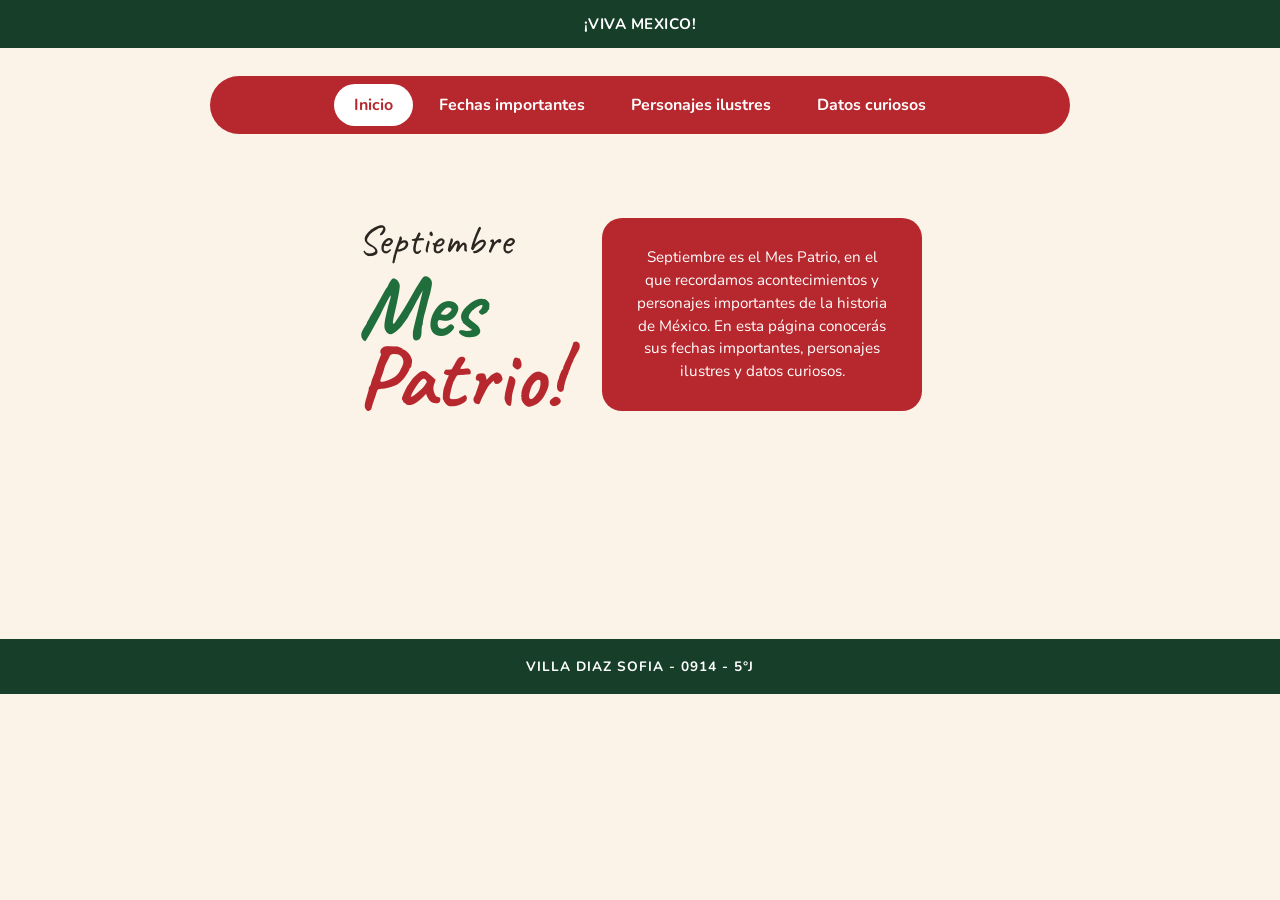
<file: index.html>
<!DOCTYPE html>
<!-- Aquí empieza la página -->

<html lang="es">
<head>

<!-- Sirve para usar letras y símbolos correctamente -->
<meta charset="UTF-8">

<!-- Hace que la página se adapte a donde lo abras -->
<meta name="viewport" content="width=device-width, initial-scale=1.0">

<!-- Nombre que aparece en la pestaña -->
<title>Septiembre, Mes Patrio</title>

<!-- Estas son las letras del diseño que usará la página -->
<link href="https://fonts.googleapis.com/css2?family=Caveat:wght@500;700&family=Nunito:wght@400;600;700;800&display=swap" rel="stylesheet">

<!-- Conecta el HTML con el archivo de estilos -->
<link rel="stylesheet" href="styles.css">

</head>

<body>

<!-- Texto de la parte de arriba -->
<div class="top-bar">¡VIVA MEXICO!</div>

<!-- Menú de la página -->
<div class="nav-wrap">
  <div class="nav-pill">

    <!-- Botón para ir al inicio -->
    <a href="index.html" class="active">Inicio</a>

    <!-- Botón para ver las fechas -->
    <a href="fechas.html">Fechas importantes</a>

    <!-- Botón para ver los personajes -->
    <a href="personajes.html">Personajes ilustres</a>

    <!-- Botón para ver los datos curiosos -->
    <a href="curiosidades.html">Datos curiosos</a>

  </div>
</div>

<!-- Parte principal de la página -->
<div class="main-content">

  <!-- Parte donde aparece el título -->
  <div class="hero">

    <div class="hero-text">

      <!-- Nombre del mes -->
      <p class="mes">Septiembre</p>

      <!-- Título principal -->
      <h1>
        <span class="word-mes">Mes</span>
        <span class="word-patrio">Patrio!</span>
      </h1>

    </div>

    <!-- Introducción -->
    <div class="hero-box">
      Septiembre es el Mes Patrio, en el que recordamos acontecimientos y personajes importantes de la historia de México. En esta página conocerás sus fechas importantes, personajes ilustres y datos curiosos.
    </div>

  </div>
</div>

<footer class="pie">
  VILLA DIAZ SOFIA - 0914 - 5°J
</footer>

</body>
</html>
</file>
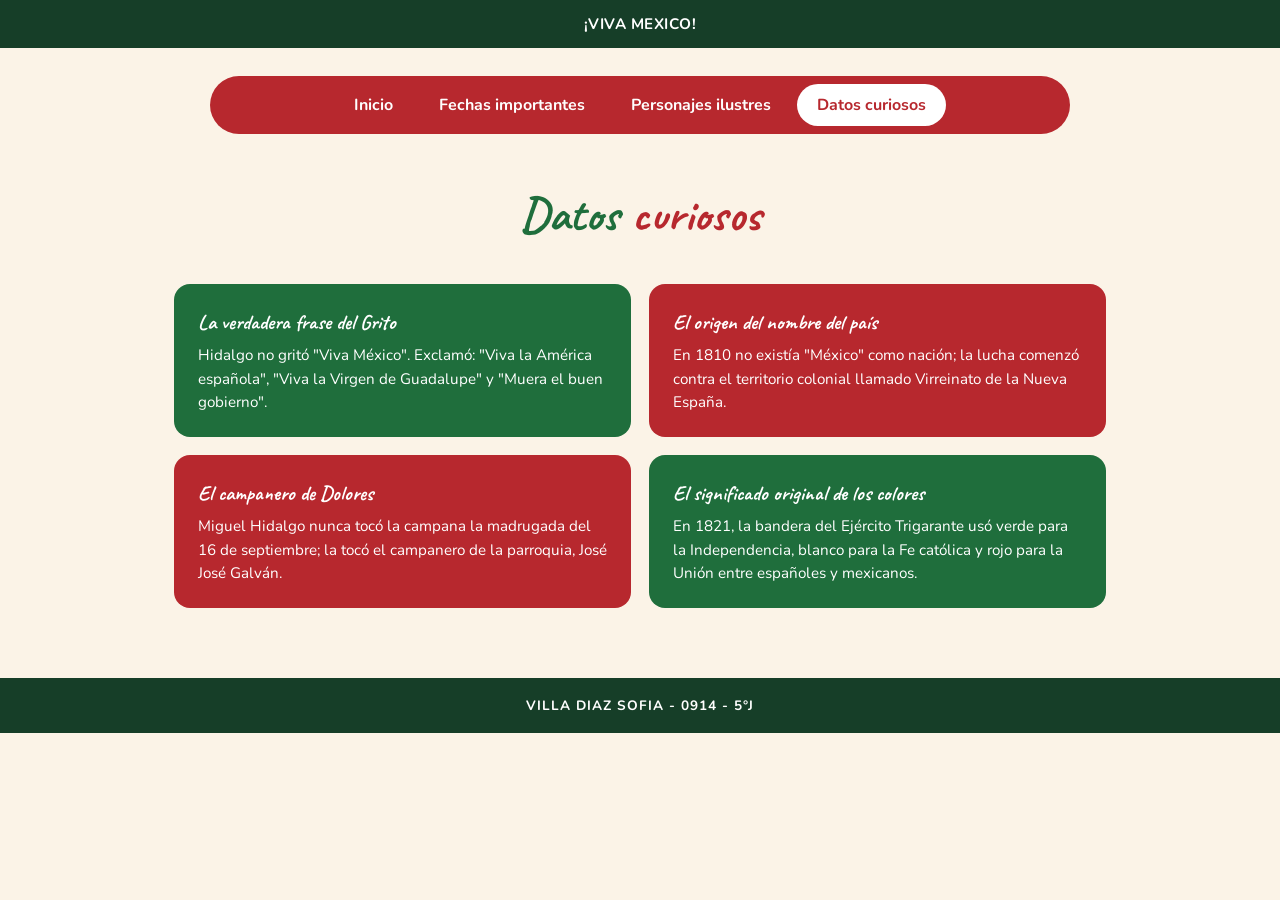
<file: curiosidades.html>
<!DOCTYPE html>
<!-- Aquí empieza la página -->

<html lang="es">
<head>

<!-- Permite usar letras y símbolos -->
<meta charset="UTF-8">

<!-- Hace que la página se adapte a diferentes pantallas -->
<meta name="viewport" content="width=device-width, initial-scale=1.0">

<!-- Nombre de la página -->
<title>Datos curiosos - Mes Patrio</title>

<!-- Tipo de letras de la página -->
<link href="https://fonts.googleapis.com/css2?family=Caveat:wght@500;700&family=Nunito:wght@400;600;700;800&display=swap" rel="stylesheet">

<!-- Conecta con el archivo de estilos -->
<link rel="stylesheet" href="styles.css">

</head>
<body>

<!-- Barra de arriba -->
<div class="top-bar">¡VIVA MEXICO!</div>

<!-- Menú de la página -->
<div class="nav-wrap">
  <div class="nav-pill">

    <!-- Botón de inicio -->
    <a href="index.html">Inicio</a>

    <!-- Botón de fechas -->
    <a href="fechas.html">Fechas importantes</a>

    <!-- Botón de personajes -->
    <a href="personajes.html">Personajes ilustres</a>

    <!-- Botón de datos curiosos -->
    <a href="curiosidades.html" class="active">Datos curiosos</a>

  </div>
</div>

<!-- Parte principal -->
<div class="main-content">

  <!-- Título de la sección -->
  <h2 class="section-title">
    <span class="g">Datos</span>
    <span class="r">curiosos</span>
  </h2>

  <!-- Aquí están los datos curiosos -->
  <div class="facts-grid">

    <!-- Primer dato -->
    <div class="fact-card verde">
      <strong>La verdadera frase del Grito</strong>
      Hidalgo no gritó "Viva México". Exclamó: "Viva la América española", "Viva la Virgen de Guadalupe" y "Muera el buen gobierno".
    </div>

    <!-- Segundo dato -->
    <div class="fact-card rojo">
      <strong>El origen del nombre del país</strong>
      En 1810 no existía "México" como nación; la lucha comenzó contra el territorio colonial llamado Virreinato de la Nueva España.
    </div>

    <!-- Tercer dato -->
    <div class="fact-card rojo">
      <strong>El campanero de Dolores</strong>
      Miguel Hidalgo nunca tocó la campana la madrugada del 16 de septiembre; la tocó el campanero de la parroquia, José José Galván.
    </div>

    <!-- Cuarto dato -->
    <div class="fact-card verde">
      <strong>El significado original de los colores</strong>
      En 1821, la bandera del Ejército Trigarante usó verde para la Independencia, blanco para la Fe católica y rojo para la Unión entre españoles y mexicanos.
    </div>

  </div>
</div>

<!-- Nombre del alumno -->
<footer class="pie">
  VILLA DIAZ SOFIA - 0914 - 5°J
</footer>

</body>
</html>
</file>
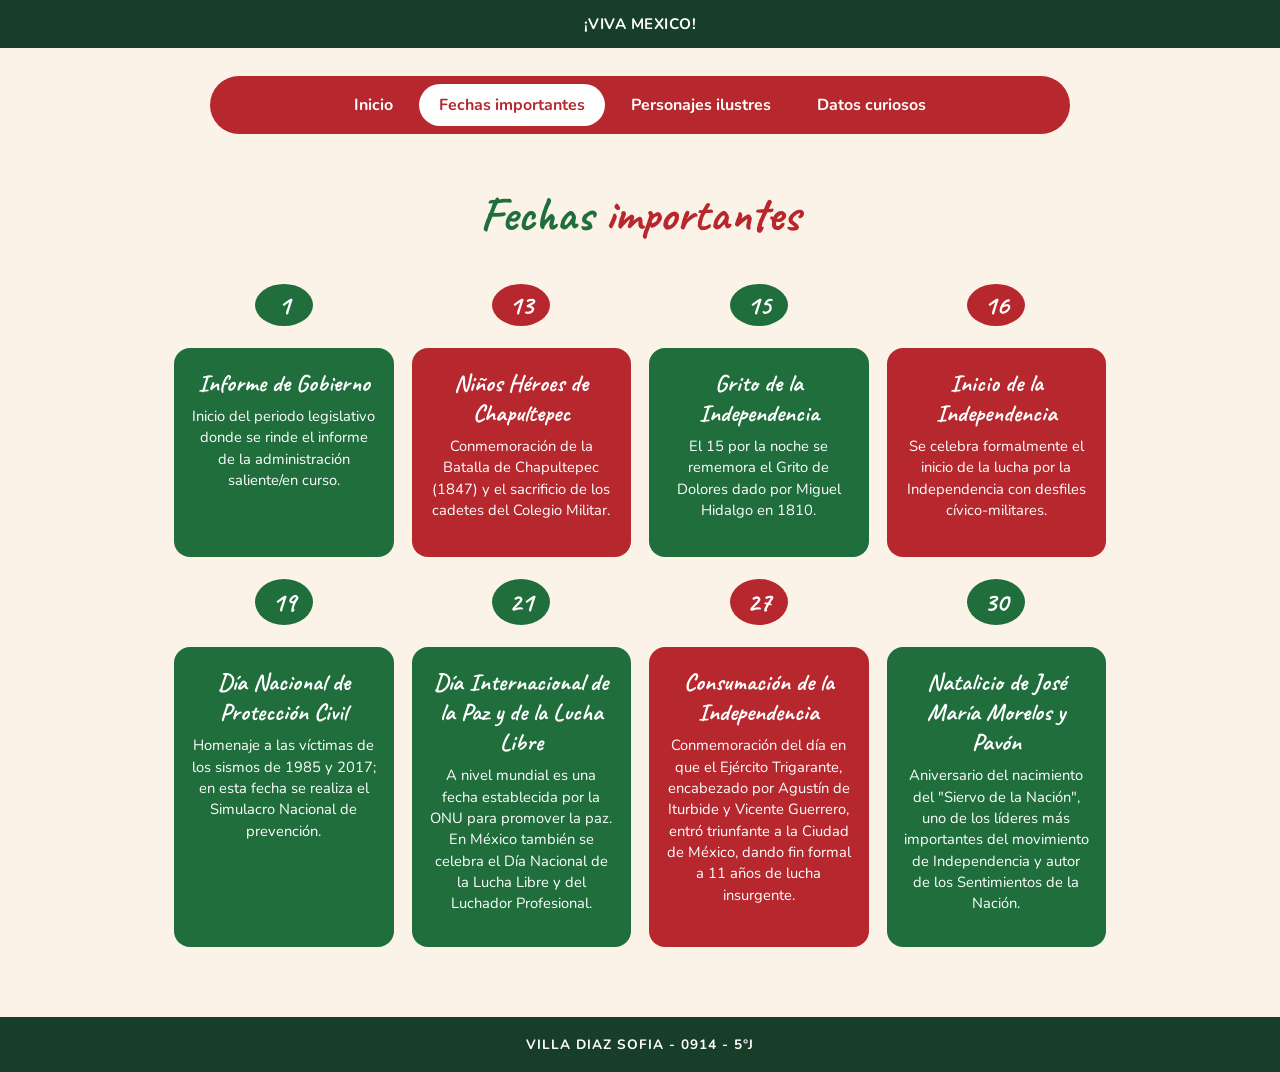
<file: fechas.html>
<!DOCTYPE html>
<!-- Aquí empieza la página -->

<html lang="es">
<head>

<!-- Permite usar letras y símbolos -->
<meta charset="UTF-8">

<!-- Hace que la página se adapte a la pantalla -->
<meta name="viewport" content="width=device-width, initial-scale=1.0">

<!-- Nombre de la página -->
<title>Fechas importantes - Mes Patrio</title>

<!-- Tipo de letras que se usan -->
<link href="https://fonts.googleapis.com/css2?family=Caveat:wght@500;700&family=Nunito:wght@400;600;700;800&display=swap" rel="stylesheet">

<!-- Conecta con el archivo de estilos -->
<link rel="stylesheet" href="styles.css">

</head>
<body>

<!-- Barra de arriba -->
<div class="top-bar">¡VIVA MEXICO!</div>

<!-- Menú de la página -->
<div class="nav-wrap">
  <div class="nav-pill">

    <!-- Botón de inicio -->
    <a href="index.html">Inicio</a>

    <!-- Botón de fechas -->
    <a href="fechas.html" class="active">Fechas importantes</a>

    <!-- Botón de personajes -->
    <a href="personajes.html">Personajes ilustres</a>

    <!-- Botón de datos curiosos -->
    <a href="curiosidades.html">Datos curiosos</a>

  </div>
</div>

<!-- Parte principal de la página -->
<div class="main-content">

  <!-- Título de la sección -->
  <h2 class="section-title">
    <span class="g">Fechas</span>
    <span class="r">importantes</span>
  </h2>

  <!-- Aquí están todas las fechas -->
  <div class="timeline-cols">

    <!-- Fecha 1 -->
    <div class="date-card verde">
      <div class="date-badge">1</div>
      <div class="date-box">
        <h3>Informe de Gobierno</h3>
        <p>Inicio del periodo legislativo donde se rinde el informe de la administración saliente/en curso.</p>
      </div>
    </div>

    <!-- Fecha 13 -->
    <div class="date-card rojo">
      <div class="date-badge">13</div>
      <div class="date-box">
        <h3>Niños Héroes de Chapultepec</h3>
        <p>Conmemoración de la Batalla de Chapultepec (1847) y el sacrificio de los cadetes del Colegio Militar.</p>
      </div>
    </div>

    <!-- Fecha 15 -->
    <div class="date-card verde">
      <div class="date-badge">15</div>
      <div class="date-box">
        <h3>Grito de la Independencia</h3>
        <p>El 15 por la noche se rememora el Grito de Dolores dado por Miguel Hidalgo en 1810.</p>
      </div>
    </div>

    <!-- Fecha 16 -->
    <div class="date-card rojo">
      <div class="date-badge">16</div>
      <div class="date-box">
        <h3>Inicio de la Independencia</h3>
        <p>Se celebra formalmente el inicio de la lucha por la Independencia con desfiles cívico-militares.</p>
      </div>
    </div>

    <!-- Fecha 19 -->
    <div class="date-card verde">
      <div class="date-badge">19</div>
      <div class="date-box">
        <h3>Día Nacional de Protección Civil</h3>
        <p>Homenaje a las víctimas de los sismos de 1985 y 2017; en esta fecha se realiza el Simulacro Nacional de prevención.</p>
      </div>
    </div>

    <!-- Fecha 21 -->
    <div class="date-card verde">
      <div class="date-badge">21</div>
      <div class="date-box">
        <h3>Día Internacional de la Paz y de la Lucha Libre</h3>
        <p>A nivel mundial es una fecha establecida por la ONU para promover la paz. En México también se celebra el Día Nacional de la Lucha Libre y del Luchador Profesional.</p>
      </div>
    </div>

    <!-- Fecha 27 -->
    <div class="date-card rojo">
      <div class="date-badge">27</div>
      <div class="date-box">
        <h3>Consumación de la Independencia</h3>
        <p>Conmemoración del día en que el Ejército Trigarante, encabezado por Agustín de Iturbide y Vicente Guerrero, entró triunfante a la Ciudad de México, dando fin formal a 11 años de lucha insurgente.</p>
      </div>
    </div>

    <!-- Fecha 30 -->
    <div class="date-card verde">
      <div class="date-badge">30</div>
      <div class="date-box">
        <h3>Natalicio de José María Morelos y Pavón</h3>
        <p>Aniversario del nacimiento del "Siervo de la Nación", uno de los líderes más importantes del movimiento de Independencia y autor de los Sentimientos de la Nación.</p>
      </div>
    </div>

  </div>
</div>

<footer class="pie">
  VILLA DIAZ SOFIA - 0914 - 5°J
</footer>
</body>
</html>
</file>
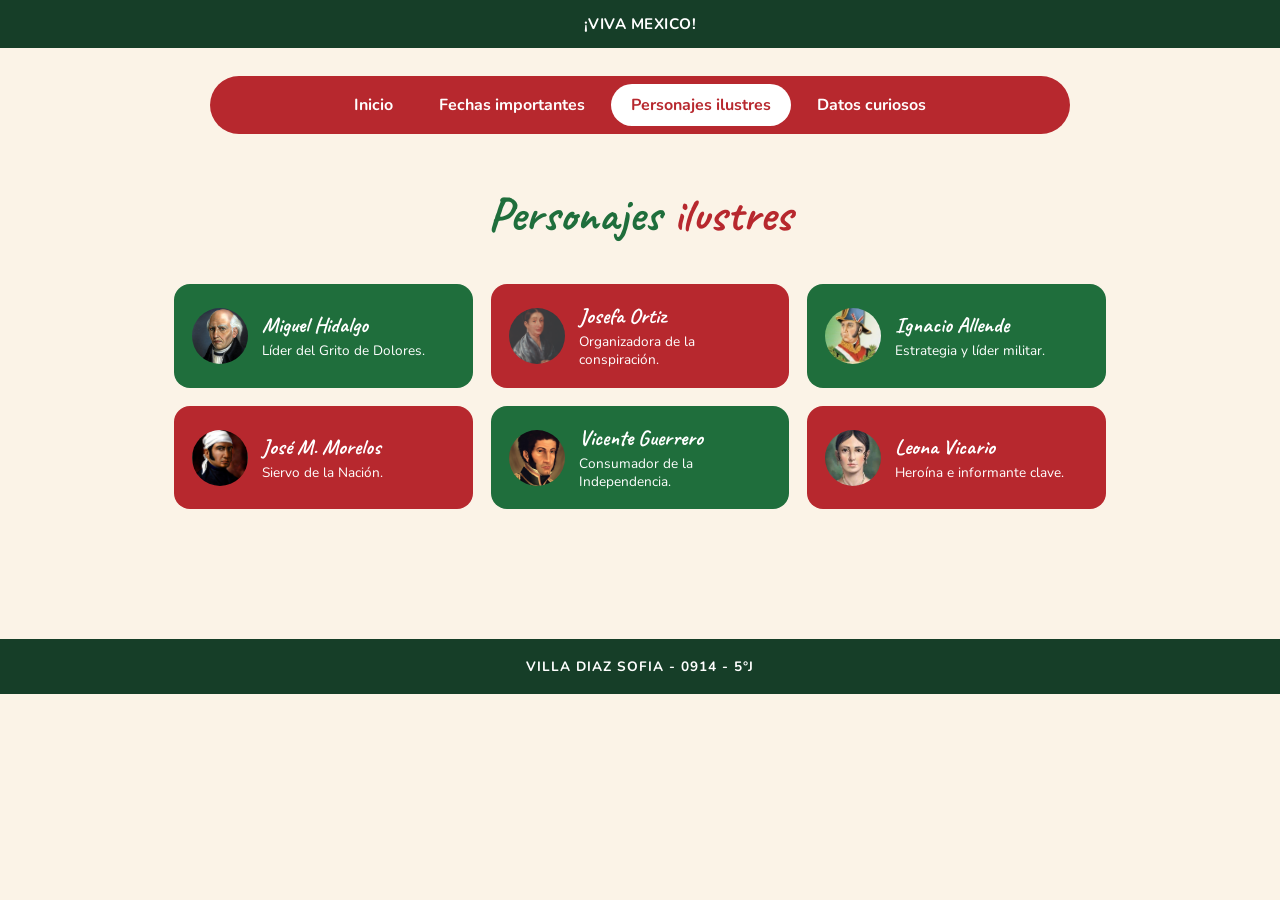
<file: personajes.html>
<!DOCTYPE html>
<!-- Aquí empieza la página -->

<html lang="es">
<head>

<!-- Permite usar letras y símbolos -->
<meta charset="UTF-8">

<!-- Hace que la página se adapte a la pantalla -->
<meta name="viewport" content="width=device-width, initial-scale=1.0">

<!-- Nombre de la página -->
<title>Personajes ilustres - Mes Patrio</title>

<!-- Tipo de letras que se usan -->
<link href="https://fonts.googleapis.com/css2?family=Caveat:wght@500;700&family=Nunito:wght@400;600;700;800&display=swap" rel="stylesheet">

<!-- Conecta con el archivo de estilos -->
<link rel="stylesheet" href="styles.css">

</head>
<body>

<!-- Barra de arriba -->
<div class="top-bar">¡VIVA MEXICO!</div>

<!-- Menú de la página -->
<div class="nav-wrap">
  <div class="nav-pill">

    <!-- Botón de inicio -->
    <a href="index.html">Inicio</a>

    <!-- Botón de fechas -->
    <a href="fechas.html">Fechas importantes</a>

    <!-- Botón de personajes -->
    <a href="personajes.html" class="active">Personajes ilustres</a>

    <!-- Botón de datos curiosos -->
    <a href="curiosidades.html">Datos curiosos</a>

  </div>
</div>

<!-- Parte principal de la página -->
<div class="main-content">

  <!-- Título de la sección -->
  <h2 class="section-title">
    <span class="g">Personajes</span>
    <span class="r">ilustres</span>
  </h2>

  <!-- Aquí están los personajes -->
  <div class="people-grid">

    <!-- Miguel Hidalgo -->
    <div class="person-card verde">
      <img class="avatar" src="imagenes/miguelh.jpg" alt="Miguel Hidalgo">

      <div class="person-info">
        <h3>Miguel Hidalgo</h3>
        <p>Líder del Grito de Dolores.</p>
      </div>
    </div>

    <!-- Josefa Ortiz -->
    <div class="person-card rojo">
      <img class="avatar" src="imagenes/josefao.jpg" alt="Josefa Ortiz">

      <div class="person-info">
        <h3>Josefa Ortiz</h3>
        <p>Organizadora de la conspiración.</p>
      </div>
    </div>

    <!-- Ignacio Allende -->
    <div class="person-card verde">
      <img class="avatar" src="imagenes/ignacioa.jpg" alt="Ignacio Allende">

      <div class="person-info">
        <h3>Ignacio Allende</h3>
        <p>Estrategia y líder militar.</p>
      </div>
    </div>

    <!-- José María Morelos -->
    <div class="person-card rojo">
      <img class="avatar" src="imagenes/josem.jpg" alt="José M. Morelos">

      <div class="person-info">
        <h3>José M. Morelos</h3>
        <p>Siervo de la Nación.</p>
      </div>
    </div>

    <!-- Vicente Guerrero -->
    <div class="person-card verde">
      <img class="avatar" src="imagenes/vicenteg.jpg" alt="Vicente Guerrero">

      <div class="person-info">
        <h3>Vicente Guerrero</h3>
        <p>Consumador de la Independencia.</p>
      </div>
    </div>

    <!-- Leona Vicario -->
    <div class="person-card rojo">
      <img class="avatar" src="imagenes/leonav.jpg" alt="Leona Vicario">

      <div class="person-info">
        <h3>Leona Vicario</h3>
        <p>Heroína e informante clave.</p>
      </div>
    </div>

  </div>
</div>

<footer class="pie">
  VILLA DIAZ SOFIA - 0914 - 5°J
</footer>
</body>
</html>
</file>
<file: styles.css>
/* Colores */
:root{--verde:#1F6E3C;--verde-oscuro:#163E28;--rojo:#B7282E;--crema:#FBF3E7;--texto:#2A2622;}

/* Ajusta los elementos */
*{box-sizing:border-box;}

/* Diseño de toda la página */
body{margin:0;background:var(--crema);color:var(--texto);font-family:'Nunito',sans-serif;}

/* Barra de arriba */
.top-bar{background:var(--verde-oscuro);color:#fff;text-align:center;padding:14px 20px;font-weight:700;letter-spacing:0.5px;font-size:0.95rem;}

/* Espacio del menú */
.nav-wrap{max-width:900px;margin:28px auto 10px;padding:0 20px;}

/* Fondo del menú */
.nav-pill{background:var(--rojo);border-radius:999px;display:flex;justify-content:center;gap:6px;padding:8px;flex-wrap:wrap;}

/* Botones del menú */
.nav-pill a{color:#fff;font-weight:700;font-size:1rem;padding:10px 20px;border-radius:999px;text-decoration:none;}

/* Botón seleccionado */
.nav-pill a.active{background:#fff;color:var(--rojo);}

/* Parte principal */
.main-content{max-width:980px;margin:0 auto;padding:40px 24px 70px;min-height:55vh;}

/* Portada */
.hero{display:flex;align-items:center;justify-content:center;gap:40px;flex-wrap:wrap;padding:30px 0 10px;}

/* Texto de la portada */
.hero-text{text-align:left;}

/* Texto "Mes" */
.hero .mes{font-family:'Caveat',cursive;font-size:2.6rem;color:var(--texto);margin:0;}

/* Título */
.hero h1{font-family:'Caveat',cursive;font-weight:700;font-size:5.5rem;line-height:0.85;margin:4px 0 0;}

/* "Mes" en verde */
.hero h1 .word-mes{color:var(--verde);display:block;}

/* "Patrio" en rojo */
.hero h1 .word-patrio{color:var(--rojo);display:block;margin-top:-0.05em;}

/* Cuadro rojo */
.hero-box{background:var(--rojo);color:#fff;border-radius:20px;padding:28px 30px;max-width:320px;text-align:center;font-size:0.95rem;line-height:1.5;}

/* Títulos */
h2.section-title{font-family:'Caveat',cursive;font-weight:700;text-align:center;font-size:3rem;margin:0 0 40px;}

/* Color verde */
h2.section-title .g{color:var(--verde);}

/* Color rojo */
h2.section-title .r{color:var(--rojo);}

/* Acomoda las fechas */
.timeline-cols{display:grid;grid-template-columns:repeat(4,1fr);gap:22px 18px;}

/* Para pantallas medianas */
@media (max-width:760px){.timeline-cols{grid-template-columns:repeat(2,1fr);}}

/* Para pantallas pequeñas */
@media (max-width:420px){.timeline-cols{grid-template-columns:1fr;}}

/* Tarjeta de fecha */
.date-card{text-align:center;display:flex;flex-direction:column;align-items:center;}

/* Círculo de la fecha */
.date-badge{width:58px;height:58px;border-radius:50%;display:flex;align-items:center;justify-content:center;color:#fff;font-family:'Caveat',cursive;font-size:1.7rem;font-weight:700;margin-bottom:22px;}

/* Círculo verde */
.date-card.verde .date-badge{background:var(--verde);}

/* Círculo rojo */
.date-card.rojo .date-badge{background:var(--rojo);}

/* Cuadro de la fecha */
.date-box{border-radius:16px;padding:20px 16px;height:100%;width:100%;}

/* Cuadro verde */
.date-card.verde .date-box{background:var(--verde);color:#fff;}

/* Cuadro rojo */
.date-card.rojo .date-box{background:var(--rojo);color:#fff;}

/* Título de la fecha */
.date-box h3{font-family:'Caveat',cursive;font-size:1.5rem;margin:0 0 8px;}

/* Texto de la fecha */
.date-box p{margin:0;font-size:0.92rem;line-height:1.45;}

/* Acomoda los personajes */
.people-grid{display:grid;grid-template-columns:repeat(3,1fr);gap:18px;}

/* Para pantallas medianas */
@media (max-width:720px){.people-grid{grid-template-columns:repeat(2,1fr);}}

/* Para pantallas pequeñas */
@media (max-width:480px){.people-grid{grid-template-columns:1fr;}}

/* Tarjeta del personaje */
.person-card{border-radius:16px;padding:18px;display:flex;align-items:center;gap:14px;color:#fff;}

/* Tarjeta verde */
.person-card.verde{background:var(--verde);}

/* Tarjeta roja */
.person-card.rojo{background:var(--rojo);}

/* Foto del personaje */
.avatar{flex:0 0 56px;width:56px;height:56px;border-radius:50%;background:#fff;object-fit:cover;}

/* Nombre del personaje */
.person-info h3{font-family:'Caveat',cursive;font-size:1.35rem;margin:0 0 4px;}

/* Información del personaje */
.person-info p{margin:0;font-size:0.85rem;line-height:1.35;}

/* Acomoda los datos */
.facts-grid{display:grid;grid-template-columns:1fr 1fr;gap:18px;}

/* Para pantallas pequeñas */
@media (max-width:640px){.facts-grid{grid-template-columns:1fr;}}

/* Tarjeta de datos */
.fact-card{border-radius:16px;padding:22px 24px;color:#fff;line-height:1.55;font-size:0.95rem;}

/* Tarjeta verde */
.fact-card.verde{background:var(--verde);}

/* Tarjeta roja */
.fact-card.rojo{background:var(--rojo);}

/* Título del dato */
.fact-card strong{display:block;font-family:'Caveat',cursive;font-size:1.3rem;margin-bottom:6px;}

/* Parte de abajo */
.pie{background:var(--verde-oscuro);color:#fff;text-align:center;padding:18px 20px;letter-spacing:1px;font-weight:700;font-size:0.85rem;}
</file>
